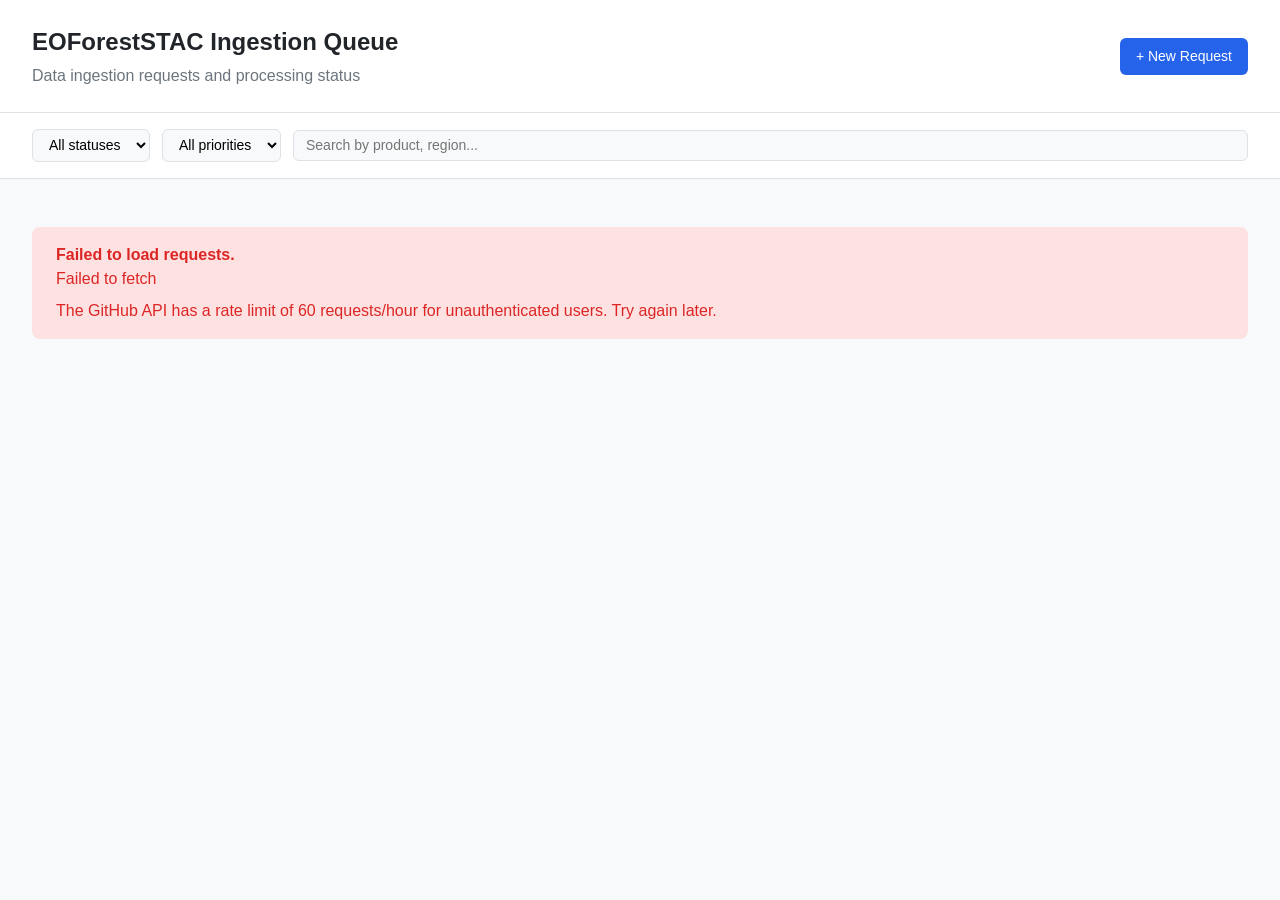
<file: doc/dashboard/index.html>
<!DOCTYPE html>
<html lang="en">
<head>
  <meta charset="UTF-8">
  <meta name="viewport" content="width=device-width, initial-scale=1.0">
  <title>EOForestSTAC - Ingestion Queue</title>
  <style>
    :root {
      --bg: #f8f9fa;
      --card-bg: #ffffff;
      --border: #dee2e6;
      --text: #212529;
      --text-muted: #6c757d;
      --primary: #2563eb;
      --primary-light: #dbeafe;
      --green: #16a34a;
      --green-light: #dcfce7;
      --yellow: #ca8a04;
      --yellow-light: #fef9c3;
      --red: #dc2626;
      --red-light: #fee2e2;
      --purple: #7c3aed;
      --purple-light: #ede9fe;
      --gray: #6b7280;
      --gray-light: #f3f4f6;
    }

    * { box-sizing: border-box; margin: 0; padding: 0; }

    body {
      font-family: -apple-system, BlinkMacSystemFont, "Segoe UI", Roboto, sans-serif;
      background: var(--bg);
      color: var(--text);
      line-height: 1.5;
    }

    header {
      background: var(--card-bg);
      border-bottom: 1px solid var(--border);
      padding: 1.5rem 2rem;
    }

    header h1 {
      font-size: 1.5rem;
      font-weight: 700;
    }

    header p {
      color: var(--text-muted);
      margin-top: 0.25rem;
    }

    .toolbar {
      display: flex;
      gap: 0.75rem;
      flex-wrap: wrap;
      align-items: center;
      padding: 1rem 2rem;
      background: var(--card-bg);
      border-bottom: 1px solid var(--border);
    }

    .toolbar select,
    .toolbar input {
      padding: 0.4rem 0.75rem;
      border: 1px solid var(--border);
      border-radius: 6px;
      font-size: 0.875rem;
      background: var(--bg);
    }

    .toolbar input { flex: 1; min-width: 200px; }

    .stats {
      display: flex;
      gap: 1rem;
      padding: 1rem 2rem;
      flex-wrap: wrap;
    }

    .stat-card {
      background: var(--card-bg);
      border: 1px solid var(--border);
      border-radius: 8px;
      padding: 1rem 1.5rem;
      flex: 1;
      min-width: 140px;
      text-align: center;
    }

    .stat-card .number {
      font-size: 2rem;
      font-weight: 700;
    }

    .stat-card .label {
      font-size: 0.8rem;
      color: var(--text-muted);
      text-transform: uppercase;
      letter-spacing: 0.05em;
    }

    .container { padding: 0 2rem 2rem; }

    .request-list { display: flex; flex-direction: column; gap: 0.75rem; margin-top: 1rem; }

    .request-card {
      background: var(--card-bg);
      border: 1px solid var(--border);
      border-radius: 8px;
      padding: 1.25rem 1.5rem;
      transition: box-shadow 0.15s;
      cursor: pointer;
      text-decoration: none;
      color: inherit;
      display: block;
    }

    .request-card:hover { box-shadow: 0 2px 8px rgba(0,0,0,0.08); }

    .request-header {
      display: flex;
      justify-content: space-between;
      align-items: flex-start;
      gap: 1rem;
    }

    .request-title {
      font-weight: 600;
      font-size: 1.05rem;
    }

    .request-meta {
      display: flex;
      gap: 0.5rem;
      flex-wrap: wrap;
      margin-top: 0.5rem;
    }

    .badge {
      display: inline-block;
      padding: 0.15rem 0.6rem;
      border-radius: 999px;
      font-size: 0.75rem;
      font-weight: 600;
    }

    .badge-queued     { background: var(--yellow-light); color: var(--yellow); }
    .badge-processing { background: var(--primary-light); color: var(--primary); }
    .badge-done       { background: var(--green-light); color: var(--green); }
    .badge-blocked    { background: var(--red-light); color: var(--red); }
    .badge-default    { background: var(--gray-light); color: var(--gray); }

    .badge-priority-high   { background: var(--red-light); color: var(--red); }
    .badge-priority-medium { background: var(--yellow-light); color: var(--yellow); }
    .badge-priority-low    { background: var(--gray-light); color: var(--gray); }

    .badge-type { background: var(--purple-light); color: var(--purple); }

    .request-details {
      margin-top: 0.75rem;
      display: grid;
      grid-template-columns: repeat(auto-fit, minmax(180px, 1fr));
      gap: 0.5rem;
      font-size: 0.875rem;
    }

    .detail-item { color: var(--text-muted); }
    .detail-item strong { color: var(--text); font-weight: 500; }

    .request-footer {
      margin-top: 0.75rem;
      display: flex;
      justify-content: space-between;
      align-items: center;
      font-size: 0.8rem;
      color: var(--text-muted);
    }

    .assignee {
      display: flex;
      align-items: center;
      gap: 0.35rem;
    }

    .assignee img {
      width: 20px;
      height: 20px;
      border-radius: 50%;
    }

    .comments-count { display: flex; align-items: center; gap: 0.25rem; }

    .empty-state {
      text-align: center;
      padding: 4rem 2rem;
      color: var(--text-muted);
    }

    .loading {
      text-align: center;
      padding: 4rem 2rem;
      color: var(--text-muted);
    }

    .spinner {
      display: inline-block;
      width: 24px;
      height: 24px;
      border: 3px solid var(--border);
      border-top-color: var(--primary);
      border-radius: 50%;
      animation: spin 0.8s linear infinite;
      margin-bottom: 0.5rem;
    }

    @keyframes spin { to { transform: rotate(360deg); } }

    .new-request-btn {
      display: inline-flex;
      align-items: center;
      gap: 0.4rem;
      padding: 0.5rem 1rem;
      background: var(--primary);
      color: white;
      border: none;
      border-radius: 6px;
      font-size: 0.875rem;
      font-weight: 500;
      text-decoration: none;
      cursor: pointer;
      margin-left: auto;
    }

    .new-request-btn:hover { opacity: 0.9; }

    .error {
      background: var(--red-light);
      color: var(--red);
      padding: 1rem 1.5rem;
      border-radius: 8px;
      margin-top: 1rem;
    }

    @media (max-width: 640px) {
      header, .toolbar, .stats, .container { padding-left: 1rem; padding-right: 1rem; }
      .request-header { flex-direction: column; }
    }
  </style>
</head>
<body>

<header>
  <div style="display:flex; justify-content:space-between; align-items:center; flex-wrap:wrap; gap:1rem;">
    <div>
      <h1>EOForestSTAC Ingestion Queue</h1>
      <p>Data ingestion requests and processing status</p>
    </div>
    <a class="new-request-btn"
       href="https://github.com/simonbesnard1/eoforeststac/issues/new?template=data-ingestion-request.yml"
       target="_blank" rel="noopener">
      + New Request
    </a>
  </div>
</header>

<div class="toolbar">
  <select id="filter-status">
    <option value="all">All statuses</option>
    <option value="queued">Queued</option>
    <option value="processing">Processing</option>
    <option value="done">Done</option>
    <option value="blocked">Blocked</option>
  </select>
  <select id="filter-priority">
    <option value="all">All priorities</option>
    <option value="high">High</option>
    <option value="medium">Medium</option>
    <option value="low">Low</option>
  </select>
  <input type="text" id="search" placeholder="Search by product, region...">
</div>

<div class="stats" id="stats"></div>

<div class="container">
  <div id="content">
    <div class="loading">
      <div class="spinner"></div>
      <p>Loading requests from GitHub...</p>
    </div>
  </div>
</div>

<script>
const REPO = "simonbesnard1/eoforeststac";
const LABEL = "ingestion-request";

const STATUS_LABELS = {
  "status: queued": "queued",
  "status: processing": "processing",
  "status: done": "done",
  "status: blocked": "blocked",
};

const PRIORITY_LABELS = {
  "priority: high": "high",
  "priority: medium": "medium",
  "priority: low": "low",
};

let allRequests = [];

async function fetchIssues() {
  const url = `https://api.github.com/repos/${REPO}/issues?labels=${LABEL}&state=all&per_page=100&sort=created&direction=desc`;
  const resp = await fetch(url);
  if (!resp.ok) throw new Error(`GitHub API error: ${resp.status}`);
  return resp.json();
}

function parseIssue(issue) {
  const labels = issue.labels.map(l => l.name.toLowerCase());

  let status = "queued";
  for (const [label, s] of Object.entries(STATUS_LABELS)) {
    if (labels.includes(label)) { status = s; break; }
  }
  if (issue.state === "closed" && status !== "done") status = "done";

  let priority = "medium";
  for (const [label, p] of Object.entries(PRIORITY_LABELS)) {
    if (labels.includes(label)) { priority = p; break; }
  }

  const fields = parseBody(issue.body || "");

  return {
    id: issue.number,
    title: issue.title,
    url: issue.html_url,
    status,
    priority,
    labels,
    product: fields["Product / Dataset Name"] || "",
    productType: fields["Product Type / Theme"] || "",
    region: fields["Geographic Region"] || "",
    bbox: fields["Bounding Box"] || "",
    crs: fields["Coordinate Reference System"] || "",
    resolution: fields["Resolutions and Variables per Resolution"] || "",
    temporal: fields["Temporal Coverage"] || "",
    format: fields["Input Data Format"] || "",
    license: fields["License"] || "",
    provider: fields["Data Provider"] || "",
    citation: fields["Citation / DOI"] || "",
    assignees: issue.assignees || [],
    comments: issue.comments,
    created: issue.created_at,
    updated: issue.updated_at,
  };
}

function parseBody(body) {
  const fields = {};
  const lines = body.split("\n");
  let currentLabel = null;
  let currentValue = [];

  for (const line of lines) {
    if (line.startsWith("### ")) {
      if (currentLabel) {
        fields[currentLabel] = currentValue.join("\n").trim();
      }
      currentLabel = line.replace("### ", "").trim();
      currentValue = [];
    } else if (currentLabel) {
      if (line.trim() !== "_No response_") {
        currentValue.push(line);
      }
    }
  }
  if (currentLabel) {
    fields[currentLabel] = currentValue.join("\n").trim();
  }
  return fields;
}

function renderStats(requests) {
  const counts = { total: requests.length, queued: 0, processing: 0, done: 0, blocked: 0 };
  requests.forEach(r => { if (counts[r.status] !== undefined) counts[r.status]++; });

  document.getElementById("stats").innerHTML = `
    <div class="stat-card"><div class="number">${counts.total}</div><div class="label">Total</div></div>
    <div class="stat-card"><div class="number" style="color:var(--yellow)">${counts.queued}</div><div class="label">Queued</div></div>
    <div class="stat-card"><div class="number" style="color:var(--primary)">${counts.processing}</div><div class="label">Processing</div></div>
    <div class="stat-card"><div class="number" style="color:var(--green)">${counts.done}</div><div class="label">Done</div></div>
    <div class="stat-card"><div class="number" style="color:var(--red)">${counts.blocked}</div><div class="label">Blocked</div></div>
  `;
}

function renderRequests(requests) {
  const container = document.getElementById("content");

  if (requests.length === 0) {
    container.innerHTML = `<div class="empty-state"><p>No requests found.</p></div>`;
    return;
  }

  container.innerHTML = `<div class="request-list">${requests.map(renderCard).join("")}</div>`;
}

function renderCard(r) {
  const date = new Date(r.created).toLocaleDateString("en-GB", { day: "numeric", month: "short", year: "numeric" });
  const updated = new Date(r.updated).toLocaleDateString("en-GB", { day: "numeric", month: "short", year: "numeric" });

  const assigneeHtml = r.assignees.length
    ? r.assignees.map(a => `<span class="assignee"><img src="${a.avatar_url}" alt="${a.login}"> ${a.login}</span>`).join(" ")
    : `<span class="assignee">Unassigned</span>`;

  return `
    <a class="request-card" href="${r.url}" target="_blank" rel="noopener">
      <div class="request-header">
        <span class="request-title">#${r.id} ${escapeHtml(r.title)}</span>
        <div style="display:flex; gap:0.4rem; flex-shrink:0;">
          <span class="badge badge-${r.status}">${r.status}</span>
          <span class="badge badge-priority-${r.priority}">${r.priority}</span>
        </div>
      </div>
      <div class="request-meta">
        ${r.productType ? `<span class="badge badge-type">${escapeHtml(r.productType)}</span>` : ""}
        ${r.region ? `<span class="badge badge-default">${escapeHtml(r.region)}</span>` : ""}
        ${r.format ? `<span class="badge badge-default">${escapeHtml(r.format)}</span>` : ""}
      </div>
      <div class="request-details">
        ${r.product ? `<div class="detail-item"><strong>Product:</strong> ${escapeHtml(r.product)}</div>` : ""}
        ${r.temporal ? `<div class="detail-item"><strong>Temporal:</strong> ${escapeHtml(r.temporal)}</div>` : ""}
        ${r.bbox ? `<div class="detail-item"><strong>BBox:</strong> ${escapeHtml(r.bbox)}</div>` : ""}
        ${r.crs ? `<div class="detail-item"><strong>CRS:</strong> ${escapeHtml(r.crs)}</div>` : ""}
        ${r.license ? `<div class="detail-item"><strong>License:</strong> ${escapeHtml(r.license)}</div>` : ""}
        ${r.provider ? `<div class="detail-item"><strong>Provider:</strong> ${escapeHtml(r.provider)}</div>` : ""}
      </div>
      <div class="request-footer">
        <div>${assigneeHtml}</div>
        <div style="display:flex; gap:1rem; align-items:center;">
          <span class="comments-count">${r.comments} comment${r.comments !== 1 ? "s" : ""}</span>
          <span>Created ${date}</span>
          <span>Updated ${updated}</span>
        </div>
      </div>
    </a>
  `;
}

function escapeHtml(str) {
  const el = document.createElement("span");
  el.textContent = str;
  return el.innerHTML;
}

function applyFilters() {
  const status = document.getElementById("filter-status").value;
  const priority = document.getElementById("filter-priority").value;
  const search = document.getElementById("search").value.toLowerCase();

  const filtered = allRequests.filter(r => {
    if (status !== "all" && r.status !== status) return false;
    if (priority !== "all" && r.priority !== priority) return false;
    if (search) {
      const hay = `${r.title} ${r.product} ${r.region} ${r.productType} ${r.resolution} ${r.provider} ${r.crs}`.toLowerCase();
      if (!hay.includes(search)) return false;
    }
    return true;
  });

  renderRequests(filtered);
}

async function init() {
  try {
    const issues = await fetchIssues();
    allRequests = issues.filter(i => !i.pull_request).map(parseIssue);
    renderStats(allRequests);
    renderRequests(allRequests);

    document.getElementById("filter-status").addEventListener("change", applyFilters);
    document.getElementById("filter-priority").addEventListener("change", applyFilters);
    document.getElementById("search").addEventListener("input", applyFilters);
  } catch (err) {
    document.getElementById("content").innerHTML = `
      <div class="error">
        <strong>Failed to load requests.</strong>
        <p>${escapeHtml(err.message)}</p>
        <p style="margin-top:0.5rem;">The GitHub API has a rate limit of 60 requests/hour for unauthenticated users. Try again later.</p>
      </div>
    `;
  }
}

init();
</script>
</body>
</html>
</file>
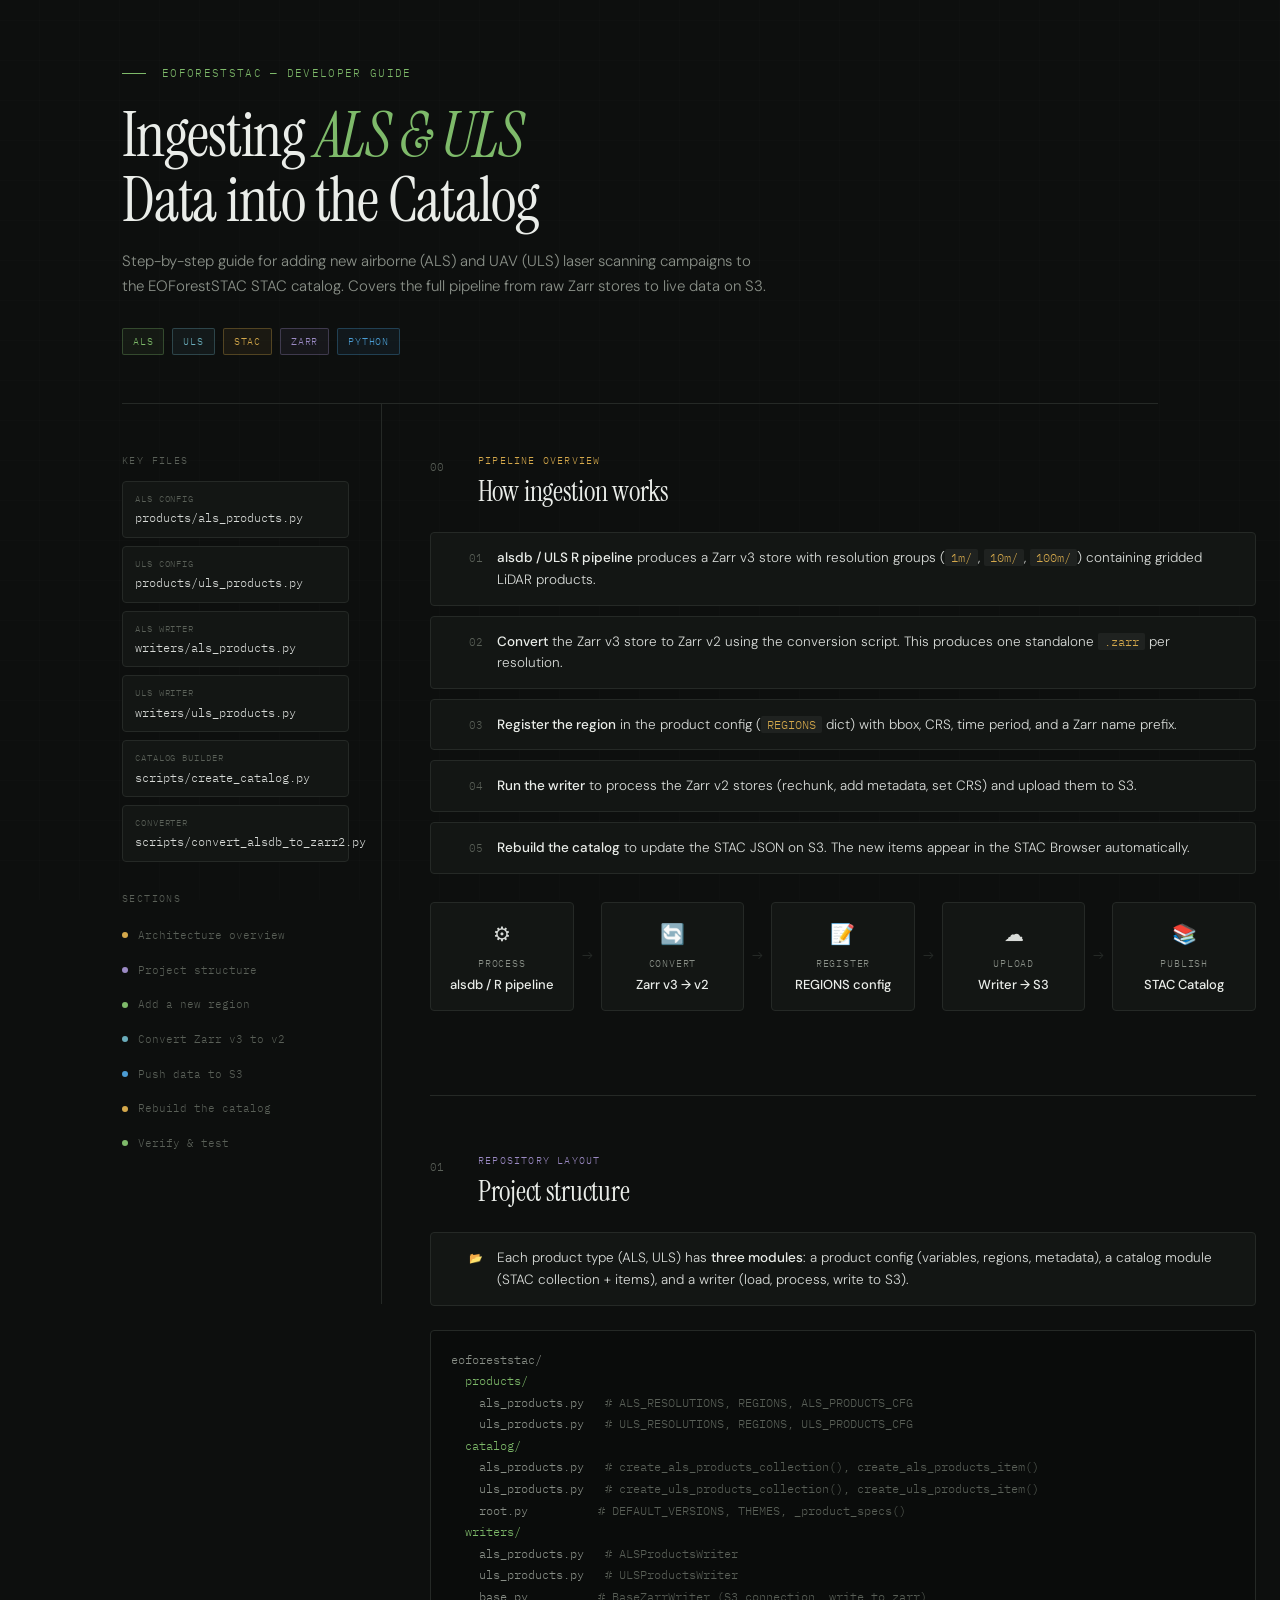
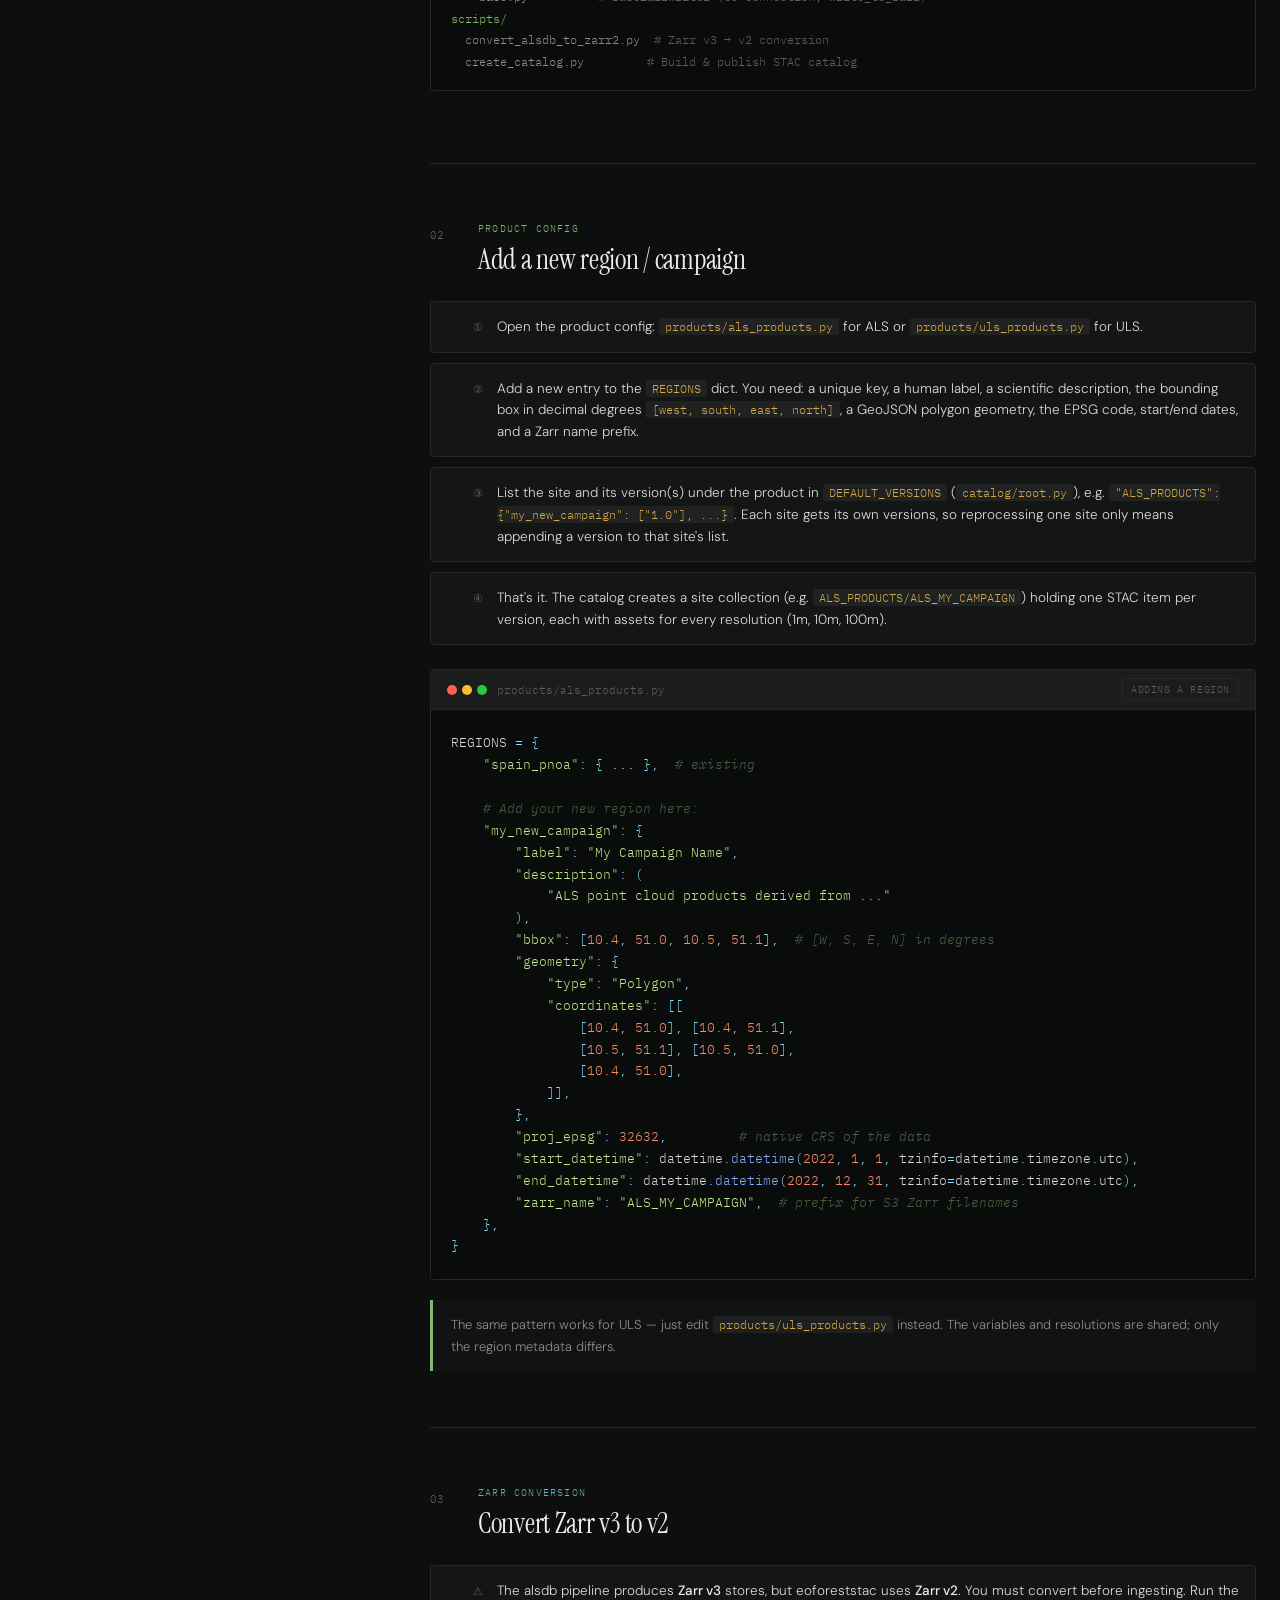
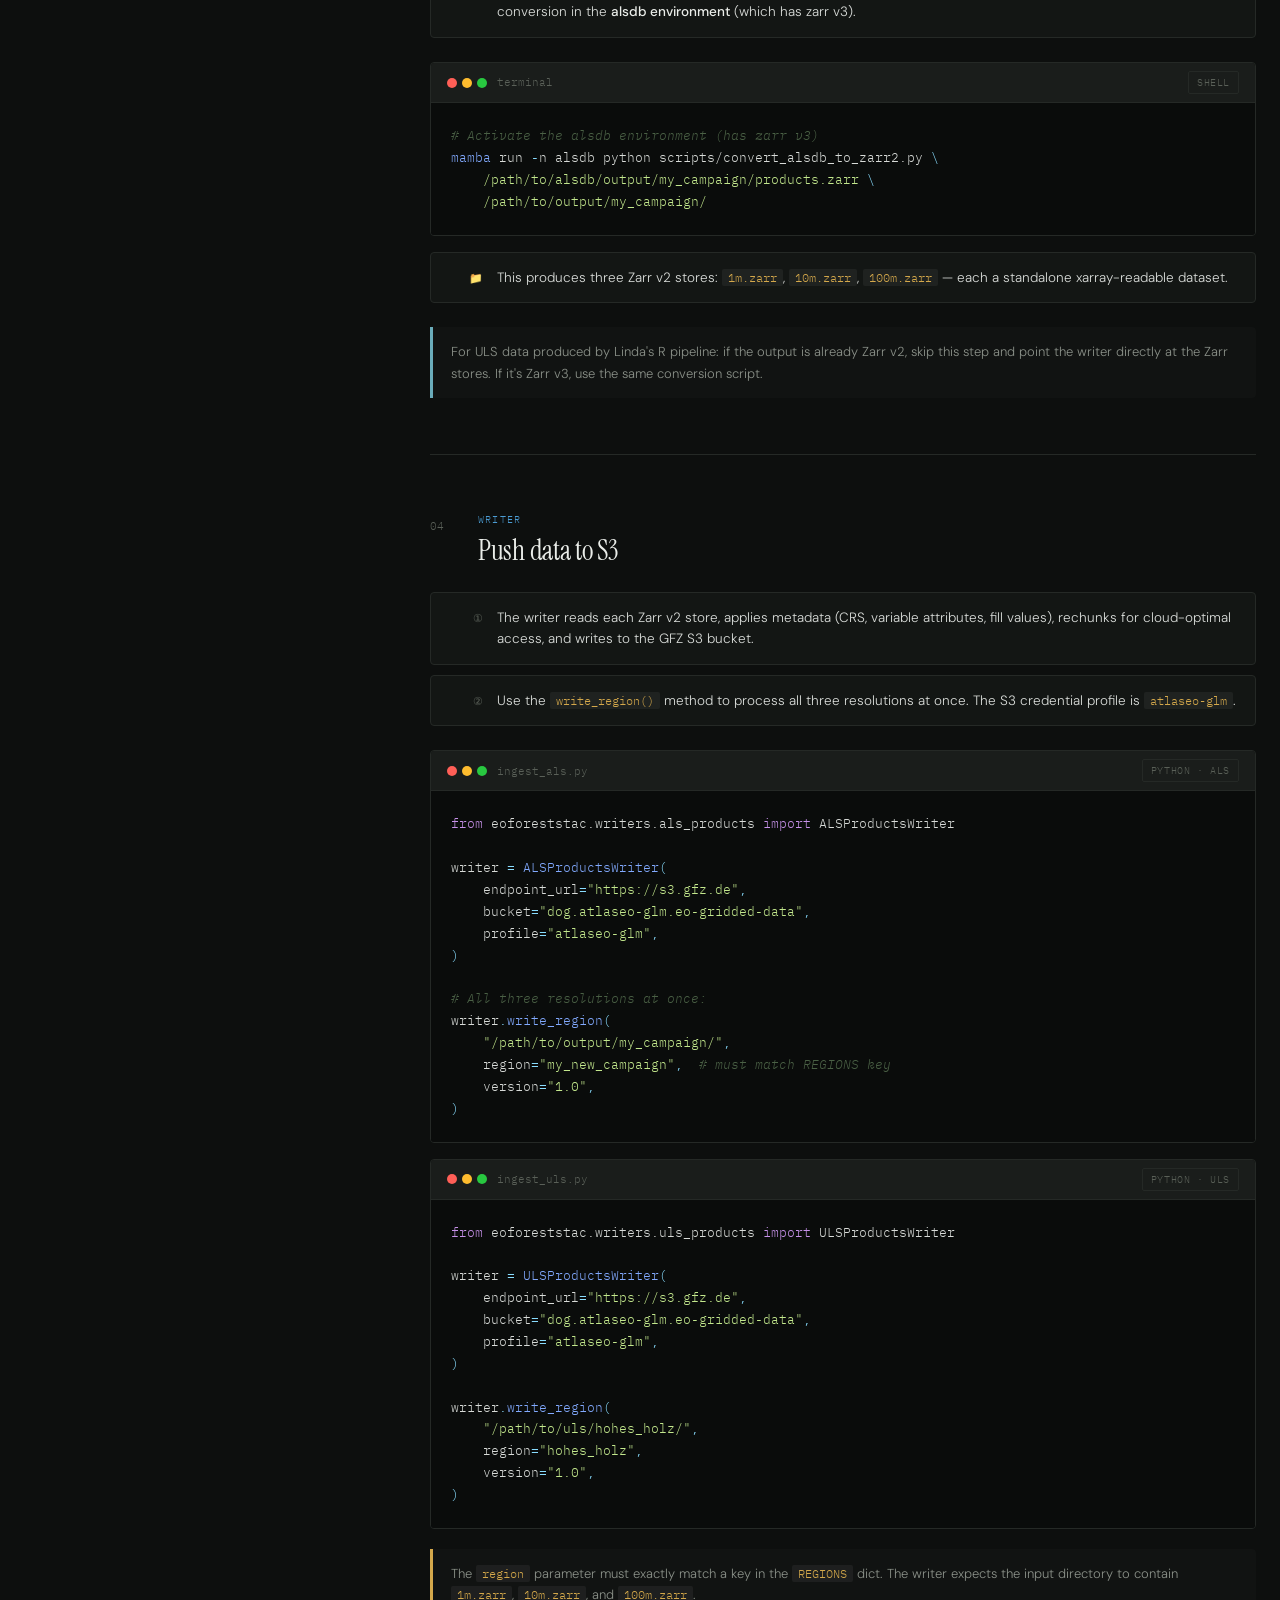
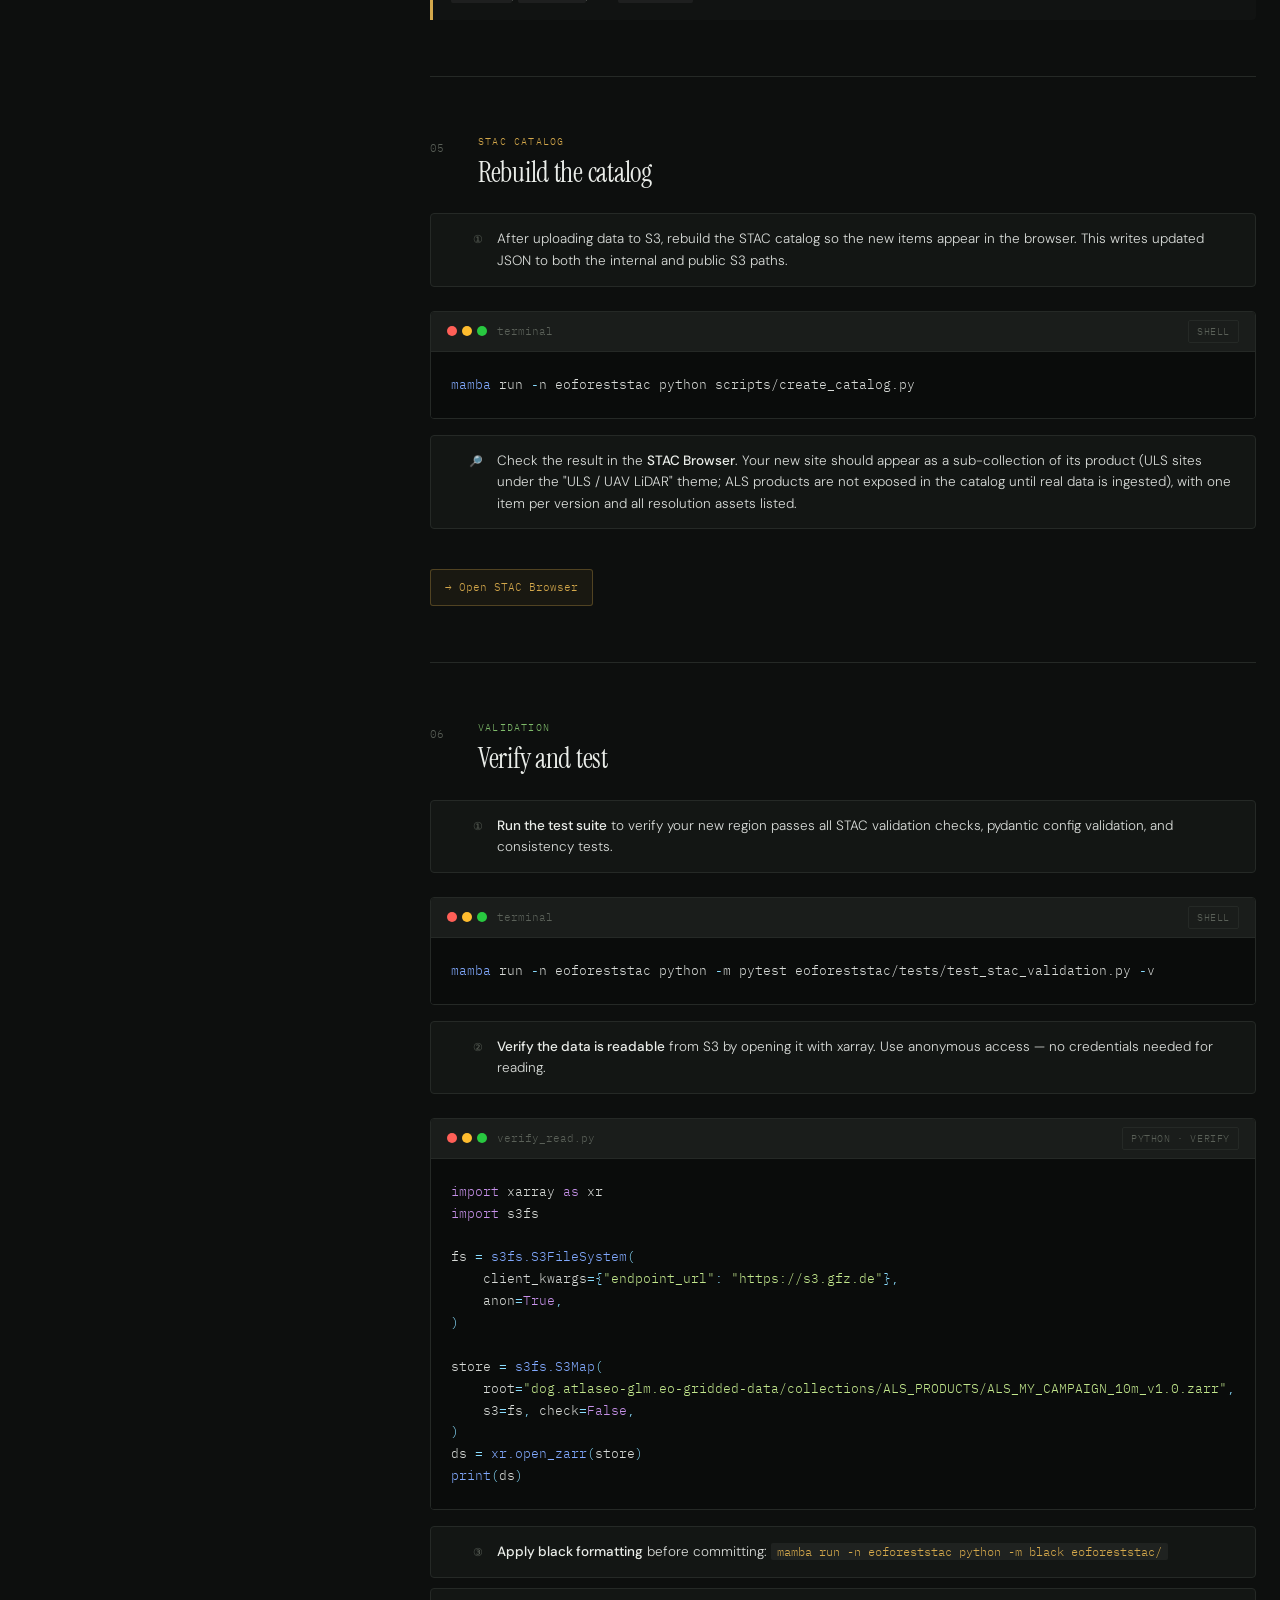
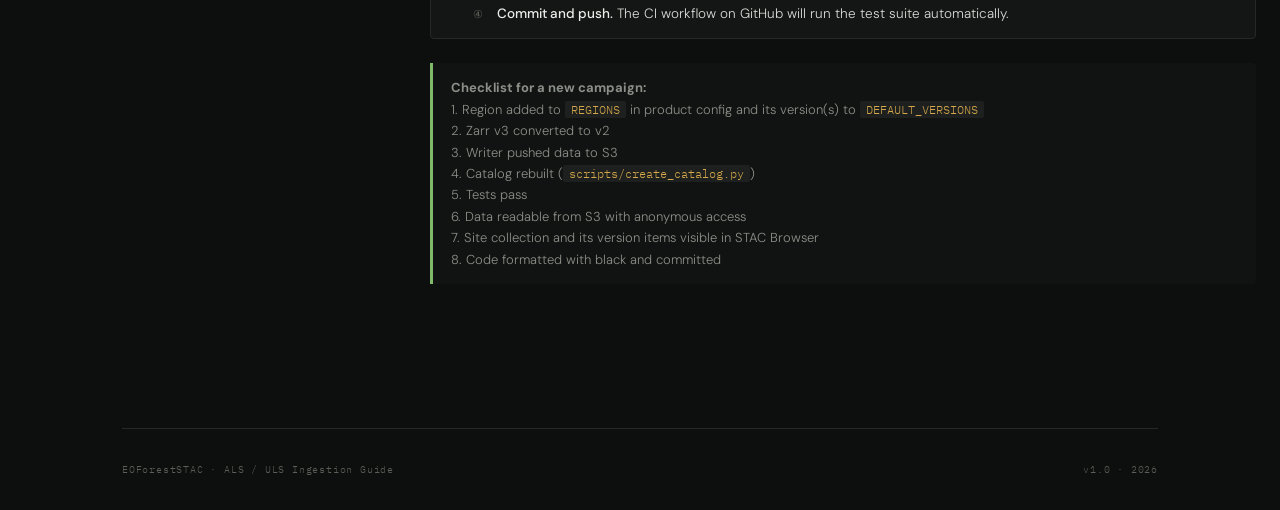
<file: doc/als_uls_ingestion_guide.html>
<!DOCTYPE html>
<html lang="en">
<head>
<meta charset="UTF-8">
<meta name="viewport" content="width=device-width, initial-scale=1.0">
<title>ALS / ULS Data Ingestion Guide — EOForestSTAC</title>
<link href="https://fonts.googleapis.com/css2?family=IBM+Plex+Mono:wght@300;400;500&family=Instrument+Serif:ital@0;1&family=DM+Sans:wght@300;400;500&display=swap" rel="stylesheet">
<style>
  :root {
    --bg: #0d0f0e;
    --bg2: #131614;
    --bg3: #1a1d1b;
    --border: #252926;
    --text: #d8dbd8;
    --text-dim: #5a6058;
    --text-mid: #8a9088;
    --accent-green: #7eba6a;
    --accent-amber: #d4a84b;
    --accent-blue: #6aacba;
    --accent-purple: #9b8ac4;
    --accent-python: #4b9cd3;
    --syn-keyword: #c792ea;
    --syn-string: #c3e88d;
    --syn-comment: #4a6045;
    --syn-function: #82aaff;
    --syn-number: #f78c6c;
    --syn-operator: #89ddff;
    --syn-var: #d8dbd8;
  }
  * { margin: 0; padding: 0; box-sizing: border-box; }
  body {
    background: var(--bg);
    color: var(--text);
    font-family: 'DM Sans', sans-serif;
    font-weight: 300;
    line-height: 1.7;
    min-height: 100vh;
  }
  body::before {
    content: '';
    position: fixed;
    inset: 0;
    background-image:
      repeating-linear-gradient(0deg, transparent, transparent 39px, rgba(255,255,255,0.012) 39px, rgba(255,255,255,0.012) 40px),
      repeating-linear-gradient(90deg, transparent, transparent 39px, rgba(255,255,255,0.012) 39px, rgba(255,255,255,0.012) 40px);
    pointer-events: none;
    z-index: 0;
  }
  .wrapper {
    position: relative;
    z-index: 1;
    max-width: 1100px;
    margin: 0 auto;
    padding: 0 32px;
  }
  header {
    padding: 64px 0 48px;
    border-bottom: 1px solid var(--border);
  }
  .header-meta {
    font-family: 'IBM Plex Mono', monospace;
    font-size: 11px;
    letter-spacing: 0.12em;
    color: var(--accent-green);
    text-transform: uppercase;
    margin-bottom: 20px;
    display: flex;
    align-items: center;
    gap: 16px;
  }
  .header-meta::before {
    content: '';
    display: inline-block;
    width: 24px;
    height: 1px;
    background: var(--accent-green);
  }
  h1 {
    font-family: 'Instrument Serif', serif;
    font-size: clamp(38px, 5vw, 62px);
    font-weight: 400;
    line-height: 1.05;
    letter-spacing: -0.02em;
    color: #eaede9;
    margin-bottom: 16px;
  }
  h1 em { font-style: italic; color: var(--accent-green); }
  .header-sub {
    font-size: 15px;
    color: var(--text-mid);
    max-width: 650px;
    margin-top: 12px;
    line-height: 1.7;
  }
  .header-sub code {
    font-family: 'IBM Plex Mono', monospace;
    font-size: 12px;
    background: rgba(255,255,255,0.05);
    padding: 1px 7px;
    border-radius: 2px;
    color: var(--accent-amber);
  }
  .header-badges {
    display: flex;
    flex-wrap: wrap;
    gap: 8px;
    margin-top: 28px;
  }
  .badge {
    font-family: 'IBM Plex Mono', monospace;
    font-size: 10px;
    letter-spacing: 0.08em;
    padding: 4px 10px;
    border-radius: 2px;
    border: 1px solid;
    text-transform: uppercase;
  }
  .badge-als    { color: var(--accent-green);  border-color: rgba(126,186,106,0.3); background: rgba(126,186,106,0.07); }
  .badge-uls    { color: var(--accent-blue);   border-color: rgba(106,172,186,0.3); background: rgba(106,172,186,0.07); }
  .badge-stac   { color: var(--accent-amber);  border-color: rgba(212,168,75,0.3);  background: rgba(212,168,75,0.07); }
  .badge-python { color: var(--accent-python); border-color: rgba(75,156,211,0.3);  background: rgba(75,156,211,0.07); }
  .badge-zarr   { color: var(--accent-purple); border-color: rgba(155,138,196,0.3); background: rgba(155,138,196,0.07); }

  .content {
    display: grid;
    grid-template-columns: 260px 1fr;
    gap: 0;
    align-items: start;
  }
  .sidebar {
    position: sticky;
    top: 0;
    padding: 48px 32px 48px 0;
    border-right: 1px solid var(--border);
    min-height: 100vh;
  }
  .sidebar-title {
    font-family: 'IBM Plex Mono', monospace;
    font-size: 10px;
    letter-spacing: 0.14em;
    text-transform: uppercase;
    color: var(--text-dim);
    margin-bottom: 12px;
  }
  .nav-links {
    display: flex;
    flex-direction: column;
    gap: 2px;
    margin-bottom: 28px;
  }
  .nav-link {
    font-family: 'IBM Plex Mono', monospace;
    font-size: 11px;
    color: var(--text-dim);
    text-decoration: none;
    padding: 7px 0;
    display: flex;
    align-items: center;
    gap: 10px;
    transition: color 0.15s;
  }
  .nav-link:hover { color: var(--text); }
  .nav-dot {
    width: 6px; height: 6px;
    border-radius: 50%;
    flex-shrink: 0;
  }
  .info-block {
    display: flex;
    flex-direction: column;
    gap: 8px;
    margin-bottom: 28px;
  }
  .info-row {
    padding: 9px 12px;
    background: var(--bg2);
    border: 1px solid var(--border);
    border-radius: 4px;
  }
  .info-label {
    font-family: 'IBM Plex Mono', monospace;
    font-size: 9px;
    letter-spacing: 0.1em;
    text-transform: uppercase;
    color: var(--text-dim);
    margin-bottom: 2px;
  }
  .info-val {
    font-family: 'IBM Plex Mono', monospace;
    font-size: 11.5px;
    color: var(--text);
  }

  .main { padding: 48px 0 48px 48px; }

  .section {
    margin-bottom: 56px;
    padding-bottom: 56px;
    border-bottom: 1px solid var(--border);
    opacity: 0;
    transform: translateY(16px);
    animation: fadeUp 0.5s forwards;
  }
  .section:nth-child(1) { animation-delay: 0.05s; }
  .section:nth-child(2) { animation-delay: 0.12s; }
  .section:nth-child(3) { animation-delay: 0.19s; }
  .section:nth-child(4) { animation-delay: 0.26s; }
  .section:nth-child(5) { animation-delay: 0.33s; }
  .section:nth-child(6) { animation-delay: 0.40s; }
  .section:nth-child(7) { animation-delay: 0.47s; }
  @keyframes fadeUp { to { opacity: 1; transform: translateY(0); } }
  .section:last-child { border-bottom: none; margin-bottom: 0; padding-bottom: 96px; }

  .section-header {
    display: flex;
    align-items: flex-start;
    gap: 20px;
    margin-bottom: 24px;
  }
  .section-num {
    font-family: 'IBM Plex Mono', monospace;
    font-size: 11px;
    color: var(--text-dim);
    padding-top: 6px;
    min-width: 28px;
  }
  .section-subtitle {
    font-family: 'IBM Plex Mono', monospace;
    font-size: 10px;
    letter-spacing: 0.12em;
    text-transform: uppercase;
    margin-bottom: 6px;
  }
  .section-title {
    font-family: 'Instrument Serif', serif;
    font-size: 28px;
    font-weight: 400;
    line-height: 1.2;
    color: #eaede9;
    letter-spacing: -0.01em;
  }
  .color-green  { color: var(--accent-green); }
  .color-amber  { color: var(--accent-amber); }
  .color-blue   { color: var(--accent-blue); }
  .color-purple { color: var(--accent-purple); }
  .color-python { color: var(--accent-python); }

  .steps {
    display: flex;
    flex-direction: column;
    gap: 10px;
    margin-bottom: 24px;
  }
  .step {
    display: grid;
    grid-template-columns: 36px 1fr;
    gap: 14px;
    padding: 14px 16px;
    background: var(--bg2);
    border: 1px solid var(--border);
    border-radius: 4px;
    transition: border-color 0.2s;
  }
  .step:hover { border-color: #2e3330; }
  .step-num {
    font-family: 'IBM Plex Mono', monospace;
    font-size: 11px;
    color: var(--text-dim);
    padding-top: 2px;
    text-align: right;
  }
  .step-body { font-size: 13.5px; line-height: 1.6; }
  .step-body strong { color: #eaede9; font-weight: 500; }
  .step-body code {
    font-family: 'IBM Plex Mono', monospace;
    font-size: 11.5px;
    background: rgba(255,255,255,0.05);
    padding: 1px 6px;
    border-radius: 2px;
    color: var(--accent-amber);
  }

  .flow {
    display: flex;
    align-items: center;
    gap: 0;
    margin: 28px 0;
    flex-wrap: wrap;
    row-gap: 12px;
  }
  .flow-node {
    flex: 1;
    min-width: 110px;
    padding: 14px 16px;
    background: var(--bg2);
    border: 1px solid var(--border);
    border-radius: 4px;
    text-align: center;
  }
  .flow-node-icon { font-size: 20px; margin-bottom: 4px; }
  .flow-node-label {
    font-family: 'IBM Plex Mono', monospace;
    font-size: 10px;
    letter-spacing: 0.08em;
    text-transform: uppercase;
    color: var(--text-mid);
    margin-bottom: 2px;
  }
  .flow-node-name { font-size: 13px; color: #eaede9; font-weight: 500; }
  .flow-arrow {
    font-family: 'IBM Plex Mono', monospace;
    font-size: 18px;
    color: var(--border);
    padding: 0 8px;
    flex-shrink: 0;
  }

  .code-wrap {
    border: 1px solid var(--border);
    border-radius: 4px;
    overflow: hidden;
    margin-bottom: 16px;
  }
  .code-bar {
    display: flex;
    align-items: center;
    justify-content: space-between;
    padding: 8px 16px;
    background: var(--bg3);
    border-bottom: 1px solid var(--border);
  }
  .code-bar-left { display: flex; align-items: center; gap: 10px; }
  .code-dots { display: flex; gap: 5px; }
  .code-dot { width: 10px; height: 10px; border-radius: 50%; }
  .cd-red    { background: #ff5f57; }
  .cd-yellow { background: #febc2e; }
  .cd-green  { background: #28c840; }
  .code-filename {
    font-family: 'IBM Plex Mono', monospace;
    font-size: 11px;
    color: var(--text-dim);
  }
  .code-lang-tag {
    font-family: 'IBM Plex Mono', monospace;
    font-size: 10px;
    letter-spacing: 0.06em;
    text-transform: uppercase;
    color: var(--text-dim);
    border: 1px solid var(--border);
    padding: 2px 8px;
    border-radius: 2px;
  }
  pre {
    margin: 0;
    padding: 22px 20px;
    background: #0a0c0b;
    overflow-x: auto;
    font-family: 'IBM Plex Mono', monospace;
    font-size: 12.5px;
    line-height: 1.75;
    tab-size: 2;
  }
  .kw  { color: var(--syn-keyword); }
  .fn  { color: var(--syn-function); }
  .str { color: var(--syn-string); }
  .cm  { color: var(--syn-comment); font-style: italic; }
  .num { color: var(--syn-number); }
  .op  { color: var(--syn-operator); }
  .var { color: var(--syn-var); }

  .callout {
    margin-top: 20px;
    padding: 14px 18px;
    border-left: 3px solid;
    background: rgba(255,255,255,0.02);
    border-radius: 0 4px 4px 0;
    font-size: 13px;
    color: var(--text-mid);
    line-height: 1.65;
  }
  .callout code {
    font-family: 'IBM Plex Mono', monospace;
    font-size: 11.5px;
    background: rgba(255,255,255,0.05);
    padding: 1px 6px;
    border-radius: 2px;
    color: var(--accent-amber);
  }
  .callout-green  { border-color: var(--accent-green); }
  .callout-amber  { border-color: var(--accent-amber); }
  .callout-blue   { border-color: var(--accent-blue); }
  .callout-purple { border-color: var(--accent-purple); }

  .file-tree {
    font-family: 'IBM Plex Mono', monospace;
    font-size: 12px;
    line-height: 1.8;
    padding: 18px 20px;
    background: #0a0c0b;
    border: 1px solid var(--border);
    border-radius: 4px;
    margin-bottom: 16px;
    color: var(--text-mid);
  }
  .file-tree .highlight { color: var(--accent-green); }
  .file-tree .dim { color: var(--text-dim); }

  .link-btn {
    display: inline-flex;
    align-items: center;
    gap: 8px;
    font-family: 'IBM Plex Mono', monospace;
    font-size: 11px;
    color: var(--accent-amber);
    border: 1px solid rgba(212,168,75,0.3);
    background: rgba(212,168,75,0.06);
    padding: 8px 14px;
    border-radius: 3px;
    text-decoration: none;
    transition: background 0.15s, border-color 0.15s;
    margin-top: 16px;
    width: fit-content;
  }
  .link-btn:hover {
    background: rgba(212,168,75,0.12);
    border-color: rgba(212,168,75,0.5);
  }

  footer {
    border-top: 1px solid var(--border);
    padding: 32px 0;
    display: flex;
    justify-content: space-between;
    align-items: center;
  }
  .footer-text {
    font-family: 'IBM Plex Mono', monospace;
    font-size: 10px;
    color: var(--text-dim);
    letter-spacing: 0.08em;
  }
  ::-webkit-scrollbar { width: 6px; height: 6px; }
  ::-webkit-scrollbar-track { background: var(--bg); }
  ::-webkit-scrollbar-thumb { background: var(--border); border-radius: 3px; }

  @media (max-width: 768px) {
    .content { grid-template-columns: 1fr; }
    .sidebar { position: static; border-right: none; border-bottom: 1px solid var(--border); min-height: auto; padding: 32px 0; }
    .main { padding: 32px 0; }
    .wrapper { padding: 0 20px; }
    .flow { flex-direction: column; }
    .flow-arrow { transform: rotate(90deg); padding: 4px 0; }
  }
</style>
</head>
<body>
<div class="wrapper">

  <header>
    <div class="header-meta">EOForestSTAC — Developer Guide</div>
    <h1>Ingesting <em>ALS &amp; ULS</em><br>Data into the Catalog</h1>
    <p class="header-sub">
      Step-by-step guide for adding new airborne (ALS) and UAV (ULS) laser scanning
      campaigns to the EOForestSTAC STAC catalog. Covers the full pipeline from
      raw Zarr stores to live data on S3.
    </p>
    <div class="header-badges">
      <span class="badge badge-als">ALS</span>
      <span class="badge badge-uls">ULS</span>
      <span class="badge badge-stac">STAC</span>
      <span class="badge badge-zarr">Zarr</span>
      <span class="badge badge-python">Python</span>
    </div>
  </header>

  <div class="content">

    <aside class="sidebar">

      <div class="sidebar-title">Key files</div>
      <div class="info-block">
        <div class="info-row">
          <div class="info-label">ALS Config</div>
          <div class="info-val">products/als_products.py</div>
        </div>
        <div class="info-row">
          <div class="info-label">ULS Config</div>
          <div class="info-val">products/uls_products.py</div>
        </div>
        <div class="info-row">
          <div class="info-label">ALS Writer</div>
          <div class="info-val">writers/als_products.py</div>
        </div>
        <div class="info-row">
          <div class="info-label">ULS Writer</div>
          <div class="info-val">writers/uls_products.py</div>
        </div>
        <div class="info-row">
          <div class="info-label">Catalog Builder</div>
          <div class="info-val">scripts/create_catalog.py</div>
        </div>
        <div class="info-row">
          <div class="info-label">Converter</div>
          <div class="info-val">scripts/convert_alsdb_to_zarr2.py</div>
        </div>
      </div>

      <div class="sidebar-title">Sections</div>
      <nav class="nav-links">
        <a href="#overview"  class="nav-link"><span class="nav-dot" style="background:var(--accent-amber)"></span>Architecture overview</a>
        <a href="#structure"  class="nav-link"><span class="nav-dot" style="background:var(--accent-purple)"></span>Project structure</a>
        <a href="#add-region" class="nav-link"><span class="nav-dot" style="background:var(--accent-green)"></span>Add a new region</a>
        <a href="#convert"   class="nav-link"><span class="nav-dot" style="background:var(--accent-blue)"></span>Convert Zarr v3 to v2</a>
        <a href="#ingest"    class="nav-link"><span class="nav-dot" style="background:var(--accent-python)"></span>Push data to S3</a>
        <a href="#catalog"   class="nav-link"><span class="nav-dot" style="background:var(--accent-amber)"></span>Rebuild the catalog</a>
        <a href="#verify"    class="nav-link"><span class="nav-dot" style="background:var(--accent-green)"></span>Verify &amp; test</a>
      </nav>
    </aside>

    <main class="main">

      <!-- 00 OVERVIEW -->
      <section class="section" id="overview">
        <div class="section-header">
          <span class="section-num">00</span>
          <div>
            <div class="section-subtitle color-amber">Pipeline Overview</div>
            <div class="section-title">How ingestion works</div>
          </div>
        </div>

        <div class="steps">
          <div class="step">
            <span class="step-num">01</span>
            <div class="step-body">
              <strong>alsdb / ULS R pipeline</strong> produces a Zarr v3 store with resolution groups
              (<code>1m/</code>, <code>10m/</code>, <code>100m/</code>) containing gridded LiDAR products.
            </div>
          </div>
          <div class="step">
            <span class="step-num">02</span>
            <div class="step-body">
              <strong>Convert</strong> the Zarr v3 store to Zarr v2 using the conversion script.
              This produces one standalone <code>.zarr</code> per resolution.
            </div>
          </div>
          <div class="step">
            <span class="step-num">03</span>
            <div class="step-body">
              <strong>Register the region</strong> in the product config (<code>REGIONS</code> dict)
              with bbox, CRS, time period, and a Zarr name prefix.
            </div>
          </div>
          <div class="step">
            <span class="step-num">04</span>
            <div class="step-body">
              <strong>Run the writer</strong> to process the Zarr v2 stores (rechunk, add metadata,
              set CRS) and upload them to S3.
            </div>
          </div>
          <div class="step">
            <span class="step-num">05</span>
            <div class="step-body">
              <strong>Rebuild the catalog</strong> to update the STAC JSON on S3.
              The new items appear in the STAC Browser automatically.
            </div>
          </div>
        </div>

        <div class="flow">
          <div class="flow-node">
            <div class="flow-node-icon">&#9881;</div>
            <div class="flow-node-label">Process</div>
            <div class="flow-node-name">alsdb / R pipeline</div>
          </div>
          <div class="flow-arrow">&rarr;</div>
          <div class="flow-node">
            <div class="flow-node-icon">&#128260;</div>
            <div class="flow-node-label">Convert</div>
            <div class="flow-node-name">Zarr v3 &rarr; v2</div>
          </div>
          <div class="flow-arrow">&rarr;</div>
          <div class="flow-node">
            <div class="flow-node-icon">&#128221;</div>
            <div class="flow-node-label">Register</div>
            <div class="flow-node-name">REGIONS config</div>
          </div>
          <div class="flow-arrow">&rarr;</div>
          <div class="flow-node">
            <div class="flow-node-icon">&#9729;</div>
            <div class="flow-node-label">Upload</div>
            <div class="flow-node-name">Writer &rarr; S3</div>
          </div>
          <div class="flow-arrow">&rarr;</div>
          <div class="flow-node">
            <div class="flow-node-icon">&#128218;</div>
            <div class="flow-node-label">Publish</div>
            <div class="flow-node-name">STAC Catalog</div>
          </div>
        </div>
      </section>

      <!-- 01 STRUCTURE -->
      <section class="section" id="structure">
        <div class="section-header">
          <span class="section-num">01</span>
          <div>
            <div class="section-subtitle color-purple">Repository Layout</div>
            <div class="section-title">Project structure</div>
          </div>
        </div>

        <div class="steps">
          <div class="step">
            <span class="step-num">&#128194;</span>
            <div class="step-body">
              Each product type (ALS, ULS) has <strong>three modules</strong>: a product config
              (variables, regions, metadata), a catalog module (STAC collection + items),
              and a writer (load, process, write to S3).
            </div>
          </div>
        </div>

        <div class="file-tree">
eoforeststac/<br>
&nbsp;&nbsp;<span class="highlight">products/</span><br>
&nbsp;&nbsp;&nbsp;&nbsp;als_products.py &nbsp;&nbsp;<span class="dim"># ALS_RESOLUTIONS, REGIONS, ALS_PRODUCTS_CFG</span><br>
&nbsp;&nbsp;&nbsp;&nbsp;uls_products.py &nbsp;&nbsp;<span class="dim"># ULS_RESOLUTIONS, REGIONS, ULS_PRODUCTS_CFG</span><br>
&nbsp;&nbsp;<span class="highlight">catalog/</span><br>
&nbsp;&nbsp;&nbsp;&nbsp;als_products.py &nbsp;&nbsp;<span class="dim"># create_als_products_collection(), create_als_products_item()</span><br>
&nbsp;&nbsp;&nbsp;&nbsp;uls_products.py &nbsp;&nbsp;<span class="dim"># create_uls_products_collection(), create_uls_products_item()</span><br>
&nbsp;&nbsp;&nbsp;&nbsp;root.py &nbsp;&nbsp;&nbsp;&nbsp;&nbsp;&nbsp;&nbsp;&nbsp;&nbsp;<span class="dim"># DEFAULT_VERSIONS, THEMES, _product_specs()</span><br>
&nbsp;&nbsp;<span class="highlight">writers/</span><br>
&nbsp;&nbsp;&nbsp;&nbsp;als_products.py &nbsp;&nbsp;<span class="dim"># ALSProductsWriter</span><br>
&nbsp;&nbsp;&nbsp;&nbsp;uls_products.py &nbsp;&nbsp;<span class="dim"># ULSProductsWriter</span><br>
&nbsp;&nbsp;&nbsp;&nbsp;base.py &nbsp;&nbsp;&nbsp;&nbsp;&nbsp;&nbsp;&nbsp;&nbsp;&nbsp;<span class="dim"># BaseZarrWriter (S3 connection, write_to_zarr)</span><br>
<span class="highlight">scripts/</span><br>
&nbsp;&nbsp;convert_alsdb_to_zarr2.py &nbsp;<span class="dim"># Zarr v3 &rarr; v2 conversion</span><br>
&nbsp;&nbsp;create_catalog.py &nbsp;&nbsp;&nbsp;&nbsp;&nbsp;&nbsp;&nbsp;&nbsp;<span class="dim"># Build &amp; publish STAC catalog</span><br>
        </div>
      </section>

      <!-- 02 ADD REGION -->
      <section class="section" id="add-region">
        <div class="section-header">
          <span class="section-num">02</span>
          <div>
            <div class="section-subtitle color-green">Product Config</div>
            <div class="section-title">Add a new region / campaign</div>
          </div>
        </div>

        <div class="steps">
          <div class="step">
            <span class="step-num">&#9312;</span>
            <div class="step-body">
              Open the product config: <code>products/als_products.py</code> for ALS
              or <code>products/uls_products.py</code> for ULS.
            </div>
          </div>
          <div class="step">
            <span class="step-num">&#9313;</span>
            <div class="step-body">
              Add a new entry to the <code>REGIONS</code> dict. You need: a unique key,
              a human label, a scientific description, the bounding box in decimal degrees
              <code>[west, south, east, north]</code>, a GeoJSON polygon geometry,
              the EPSG code, start/end dates, and a Zarr name prefix.
            </div>
          </div>
          <div class="step">
            <span class="step-num">&#9314;</span>
            <div class="step-body">
              List the site and its version(s) under the product in
              <code>DEFAULT_VERSIONS</code> (<code>catalog/root.py</code>), e.g.
              <code>"ALS_PRODUCTS": {"my_new_campaign": ["1.0"], ...}</code>.
              Each site gets its own versions, so reprocessing one site only means
              appending a version to that site's list.
            </div>
          </div>
          <div class="step">
            <span class="step-num">&#9315;</span>
            <div class="step-body">
              That's it. The catalog creates a site collection (e.g.
              <code>ALS_PRODUCTS/ALS_MY_CAMPAIGN</code>) holding one STAC item per version,
              each with assets for every resolution (1m, 10m, 100m).
            </div>
          </div>
        </div>

        <div class="code-wrap">
          <div class="code-bar">
            <div class="code-bar-left">
              <div class="code-dots">
                <div class="code-dot cd-red"></div>
                <div class="code-dot cd-yellow"></div>
                <div class="code-dot cd-green"></div>
              </div>
              <span class="code-filename">products/als_products.py</span>
            </div>
            <span class="code-lang-tag">Adding a region</span>
          </div>
          <pre><span class="var">REGIONS</span> <span class="op">=</span> <span class="op">{</span>
    <span class="str">"spain_pnoa"</span><span class="op">:</span> <span class="op">{</span> ... <span class="op">},</span>  <span class="cm"># existing</span>

    <span class="cm"># Add your new region here:</span>
    <span class="str">"my_new_campaign"</span><span class="op">:</span> <span class="op">{</span>
        <span class="str">"label"</span><span class="op">:</span> <span class="str">"My Campaign Name"</span><span class="op">,</span>
        <span class="str">"description"</span><span class="op">:</span> <span class="op">(</span>
            <span class="str">"ALS point cloud products derived from ..."</span>
        <span class="op">),</span>
        <span class="str">"bbox"</span><span class="op">:</span> <span class="op">[</span><span class="num">10.4</span><span class="op">,</span> <span class="num">51.0</span><span class="op">,</span> <span class="num">10.5</span><span class="op">,</span> <span class="num">51.1</span><span class="op">],</span>  <span class="cm"># [W, S, E, N] in degrees</span>
        <span class="str">"geometry"</span><span class="op">:</span> <span class="op">{</span>
            <span class="str">"type"</span><span class="op">:</span> <span class="str">"Polygon"</span><span class="op">,</span>
            <span class="str">"coordinates"</span><span class="op">:</span> <span class="op">[[</span>
                <span class="op">[</span><span class="num">10.4</span><span class="op">,</span> <span class="num">51.0</span><span class="op">],</span> <span class="op">[</span><span class="num">10.4</span><span class="op">,</span> <span class="num">51.1</span><span class="op">],</span>
                <span class="op">[</span><span class="num">10.5</span><span class="op">,</span> <span class="num">51.1</span><span class="op">],</span> <span class="op">[</span><span class="num">10.5</span><span class="op">,</span> <span class="num">51.0</span><span class="op">],</span>
                <span class="op">[</span><span class="num">10.4</span><span class="op">,</span> <span class="num">51.0</span><span class="op">],</span>
            <span class="op">]],</span>
        <span class="op">},</span>
        <span class="str">"proj_epsg"</span><span class="op">:</span> <span class="num">32632</span><span class="op">,</span>         <span class="cm"># native CRS of the data</span>
        <span class="str">"start_datetime"</span><span class="op">:</span> <span class="var">datetime</span><span class="op">.</span><span class="fn">datetime</span><span class="op">(</span><span class="num">2022</span><span class="op">,</span> <span class="num">1</span><span class="op">,</span> <span class="num">1</span><span class="op">,</span> <span class="var">tzinfo</span><span class="op">=</span><span class="var">datetime</span><span class="op">.</span><span class="var">timezone</span><span class="op">.</span><span class="var">utc</span><span class="op">),</span>
        <span class="str">"end_datetime"</span><span class="op">:</span> <span class="var">datetime</span><span class="op">.</span><span class="fn">datetime</span><span class="op">(</span><span class="num">2022</span><span class="op">,</span> <span class="num">12</span><span class="op">,</span> <span class="num">31</span><span class="op">,</span> <span class="var">tzinfo</span><span class="op">=</span><span class="var">datetime</span><span class="op">.</span><span class="var">timezone</span><span class="op">.</span><span class="var">utc</span><span class="op">),</span>
        <span class="str">"zarr_name"</span><span class="op">:</span> <span class="str">"ALS_MY_CAMPAIGN"</span><span class="op">,</span>  <span class="cm"># prefix for S3 Zarr filenames</span>
    <span class="op">},</span>
<span class="op">}</span></pre>
        </div>

        <div class="callout callout-green">
          The same pattern works for ULS &mdash; just edit <code>products/uls_products.py</code> instead.
          The variables and resolutions are shared; only the region metadata differs.
        </div>
      </section>

      <!-- 03 CONVERT -->
      <section class="section" id="convert">
        <div class="section-header">
          <span class="section-num">03</span>
          <div>
            <div class="section-subtitle color-blue">Zarr Conversion</div>
            <div class="section-title">Convert Zarr v3 to v2</div>
          </div>
        </div>

        <div class="steps">
          <div class="step">
            <span class="step-num">&#9888;</span>
            <div class="step-body">
              The alsdb pipeline produces <strong>Zarr v3</strong> stores, but eoforeststac
              uses <strong>Zarr v2</strong>. You must convert before ingesting.
              Run the conversion in the <strong>alsdb environment</strong> (which has zarr v3).
            </div>
          </div>
        </div>

        <div class="code-wrap">
          <div class="code-bar">
            <div class="code-bar-left">
              <div class="code-dots">
                <div class="code-dot cd-red"></div>
                <div class="code-dot cd-yellow"></div>
                <div class="code-dot cd-green"></div>
              </div>
              <span class="code-filename">terminal</span>
            </div>
            <span class="code-lang-tag">Shell</span>
          </div>
          <pre><span class="cm"># Activate the alsdb environment (has zarr v3)</span>
<span class="fn">mamba</span> <span class="var">run</span> <span class="op">-</span><span class="var">n</span> <span class="var">alsdb</span> <span class="var">python</span> <span class="var">scripts/convert_alsdb_to_zarr2.py</span> <span class="op">\</span>
    <span class="str">/path/to/alsdb/output/my_campaign/products.zarr</span> <span class="op">\</span>
    <span class="str">/path/to/output/my_campaign/</span></pre>
        </div>

        <div class="steps">
          <div class="step">
            <span class="step-num">&#128193;</span>
            <div class="step-body">
              This produces three Zarr v2 stores:
              <code>1m.zarr</code>, <code>10m.zarr</code>, <code>100m.zarr</code>
              &mdash; each a standalone xarray-readable dataset.
            </div>
          </div>
        </div>

        <div class="callout callout-blue">
          For ULS data produced by Linda's R pipeline: if the output is already Zarr v2,
          skip this step and point the writer directly at the Zarr stores.
          If it's Zarr v3, use the same conversion script.
        </div>
      </section>

      <!-- 04 INGEST -->
      <section class="section" id="ingest">
        <div class="section-header">
          <span class="section-num">04</span>
          <div>
            <div class="section-subtitle color-python">Writer</div>
            <div class="section-title">Push data to S3</div>
          </div>
        </div>

        <div class="steps">
          <div class="step">
            <span class="step-num">&#9312;</span>
            <div class="step-body">
              The writer reads each Zarr v2 store, applies metadata (CRS, variable attributes,
              fill values), rechunks for cloud-optimal access, and writes to the GFZ S3 bucket.
            </div>
          </div>
          <div class="step">
            <span class="step-num">&#9313;</span>
            <div class="step-body">
              Use the <code>write_region()</code> method to process all three resolutions at once.
              The S3 credential profile is <code>atlaseo-glm</code>.
            </div>
          </div>
        </div>

        <div class="code-wrap">
          <div class="code-bar">
            <div class="code-bar-left">
              <div class="code-dots">
                <div class="code-dot cd-red"></div>
                <div class="code-dot cd-yellow"></div>
                <div class="code-dot cd-green"></div>
              </div>
              <span class="code-filename">ingest_als.py</span>
            </div>
            <span class="code-lang-tag">Python &middot; ALS</span>
          </div>
          <pre><span class="kw">from</span> <span class="var">eoforeststac.writers.als_products</span> <span class="kw">import</span> <span class="var">ALSProductsWriter</span>

<span class="var">writer</span> <span class="op">=</span> <span class="fn">ALSProductsWriter</span><span class="op">(</span>
    <span class="var">endpoint_url</span><span class="op">=</span><span class="str">"https://s3.gfz.de"</span><span class="op">,</span>
    <span class="var">bucket</span><span class="op">=</span><span class="str">"dog.atlaseo-glm.eo-gridded-data"</span><span class="op">,</span>
    <span class="var">profile</span><span class="op">=</span><span class="str">"atlaseo-glm"</span><span class="op">,</span>
<span class="op">)</span>

<span class="cm"># All three resolutions at once:</span>
<span class="var">writer</span><span class="op">.</span><span class="fn">write_region</span><span class="op">(</span>
    <span class="str">"/path/to/output/my_campaign/"</span><span class="op">,</span>
    <span class="var">region</span><span class="op">=</span><span class="str">"my_new_campaign"</span><span class="op">,</span>  <span class="cm"># must match REGIONS key</span>
    <span class="var">version</span><span class="op">=</span><span class="str">"1.0"</span><span class="op">,</span>
<span class="op">)</span></pre>
        </div>

        <div class="code-wrap">
          <div class="code-bar">
            <div class="code-bar-left">
              <div class="code-dots">
                <div class="code-dot cd-red"></div>
                <div class="code-dot cd-yellow"></div>
                <div class="code-dot cd-green"></div>
              </div>
              <span class="code-filename">ingest_uls.py</span>
            </div>
            <span class="code-lang-tag">Python &middot; ULS</span>
          </div>
          <pre><span class="kw">from</span> <span class="var">eoforeststac.writers.uls_products</span> <span class="kw">import</span> <span class="var">ULSProductsWriter</span>

<span class="var">writer</span> <span class="op">=</span> <span class="fn">ULSProductsWriter</span><span class="op">(</span>
    <span class="var">endpoint_url</span><span class="op">=</span><span class="str">"https://s3.gfz.de"</span><span class="op">,</span>
    <span class="var">bucket</span><span class="op">=</span><span class="str">"dog.atlaseo-glm.eo-gridded-data"</span><span class="op">,</span>
    <span class="var">profile</span><span class="op">=</span><span class="str">"atlaseo-glm"</span><span class="op">,</span>
<span class="op">)</span>

<span class="var">writer</span><span class="op">.</span><span class="fn">write_region</span><span class="op">(</span>
    <span class="str">"/path/to/uls/hohes_holz/"</span><span class="op">,</span>
    <span class="var">region</span><span class="op">=</span><span class="str">"hohes_holz"</span><span class="op">,</span>
    <span class="var">version</span><span class="op">=</span><span class="str">"1.0"</span><span class="op">,</span>
<span class="op">)</span></pre>
        </div>

        <div class="callout callout-amber">
          The <code>region</code> parameter must exactly match a key in the <code>REGIONS</code> dict.
          The writer expects the input directory to contain <code>1m.zarr</code>, <code>10m.zarr</code>,
          and <code>100m.zarr</code>.
        </div>
      </section>

      <!-- 05 CATALOG -->
      <section class="section" id="catalog">
        <div class="section-header">
          <span class="section-num">05</span>
          <div>
            <div class="section-subtitle color-amber">STAC Catalog</div>
            <div class="section-title">Rebuild the catalog</div>
          </div>
        </div>

        <div class="steps">
          <div class="step">
            <span class="step-num">&#9312;</span>
            <div class="step-body">
              After uploading data to S3, rebuild the STAC catalog so the new items
              appear in the browser. This writes updated JSON to both the internal
              and public S3 paths.
            </div>
          </div>
        </div>

        <div class="code-wrap">
          <div class="code-bar">
            <div class="code-bar-left">
              <div class="code-dots">
                <div class="code-dot cd-red"></div>
                <div class="code-dot cd-yellow"></div>
                <div class="code-dot cd-green"></div>
              </div>
              <span class="code-filename">terminal</span>
            </div>
            <span class="code-lang-tag">Shell</span>
          </div>
          <pre><span class="fn">mamba</span> <span class="var">run</span> <span class="op">-</span><span class="var">n</span> <span class="var">eoforeststac</span> <span class="var">python</span> <span class="var">scripts/create_catalog.py</span></pre>
        </div>

        <div class="steps">
          <div class="step">
            <span class="step-num">&#128270;</span>
            <div class="step-body">
              Check the result in the <strong>STAC Browser</strong>. Your new site should appear
              as a sub-collection of its product (ULS sites under the "ULS / UAV LiDAR" theme; ALS
              products are not exposed in the catalog until real data is ingested), with one
              item per version and all resolution assets listed.
            </div>
          </div>
        </div>

        <a class="link-btn" href="https://simonbesnard1.github.io/eoforeststac/#/" target="_blank">
          &rarr; Open STAC Browser
        </a>
      </section>

      <!-- 06 VERIFY -->
      <section class="section" id="verify">
        <div class="section-header">
          <span class="section-num">06</span>
          <div>
            <div class="section-subtitle color-green">Validation</div>
            <div class="section-title">Verify and test</div>
          </div>
        </div>

        <div class="steps">
          <div class="step">
            <span class="step-num">&#9312;</span>
            <div class="step-body">
              <strong>Run the test suite</strong> to verify your new region passes all
              STAC validation checks, pydantic config validation, and consistency tests.
            </div>
          </div>
        </div>

        <div class="code-wrap">
          <div class="code-bar">
            <div class="code-bar-left">
              <div class="code-dots">
                <div class="code-dot cd-red"></div>
                <div class="code-dot cd-yellow"></div>
                <div class="code-dot cd-green"></div>
              </div>
              <span class="code-filename">terminal</span>
            </div>
            <span class="code-lang-tag">Shell</span>
          </div>
          <pre><span class="fn">mamba</span> <span class="var">run</span> <span class="op">-</span><span class="var">n</span> <span class="var">eoforeststac</span> <span class="var">python</span> <span class="op">-</span><span class="var">m</span> <span class="var">pytest</span> <span class="var">eoforeststac/tests/test_stac_validation.py</span> <span class="op">-</span><span class="var">v</span></pre>
        </div>

        <div class="steps">
          <div class="step">
            <span class="step-num">&#9313;</span>
            <div class="step-body">
              <strong>Verify the data is readable</strong> from S3 by opening it with xarray.
              Use anonymous access &mdash; no credentials needed for reading.
            </div>
          </div>
        </div>

        <div class="code-wrap">
          <div class="code-bar">
            <div class="code-bar-left">
              <div class="code-dots">
                <div class="code-dot cd-red"></div>
                <div class="code-dot cd-yellow"></div>
                <div class="code-dot cd-green"></div>
              </div>
              <span class="code-filename">verify_read.py</span>
            </div>
            <span class="code-lang-tag">Python &middot; Verify</span>
          </div>
          <pre><span class="kw">import</span> <span class="var">xarray</span> <span class="kw">as</span> <span class="var">xr</span>
<span class="kw">import</span> <span class="var">s3fs</span>

<span class="var">fs</span> <span class="op">=</span> <span class="fn">s3fs.S3FileSystem</span><span class="op">(</span>
    <span class="var">client_kwargs</span><span class="op">={</span><span class="str">"endpoint_url"</span><span class="op">:</span> <span class="str">"https://s3.gfz.de"</span><span class="op">},</span>
    <span class="var">anon</span><span class="op">=</span><span class="kw">True</span><span class="op">,</span>
<span class="op">)</span>

<span class="var">store</span> <span class="op">=</span> <span class="fn">s3fs.S3Map</span><span class="op">(</span>
    <span class="var">root</span><span class="op">=</span><span class="str">"dog.atlaseo-glm.eo-gridded-data/collections/ALS_PRODUCTS/ALS_MY_CAMPAIGN_10m_v1.0.zarr"</span><span class="op">,</span>
    <span class="var">s3</span><span class="op">=</span><span class="var">fs</span><span class="op">,</span> <span class="var">check</span><span class="op">=</span><span class="kw">False</span><span class="op">,</span>
<span class="op">)</span>
<span class="var">ds</span> <span class="op">=</span> <span class="fn">xr.open_zarr</span><span class="op">(</span><span class="var">store</span><span class="op">)</span>
<span class="fn">print</span><span class="op">(</span><span class="var">ds</span><span class="op">)</span></pre>
        </div>

        <div class="steps">
          <div class="step">
            <span class="step-num">&#9314;</span>
            <div class="step-body">
              <strong>Apply black formatting</strong> before committing:
              <code>mamba run -n eoforeststac python -m black eoforeststac/</code>
            </div>
          </div>
          <div class="step">
            <span class="step-num">&#9315;</span>
            <div class="step-body">
              <strong>Commit and push.</strong> The CI workflow on GitHub will run the test suite automatically.
            </div>
          </div>
        </div>

        <div class="callout callout-green">
          <strong>Checklist for a new campaign:</strong><br>
          1. Region added to <code>REGIONS</code> in product config and its version(s) to <code>DEFAULT_VERSIONS</code><br>
          2. Zarr v3 converted to v2<br>
          3. Writer pushed data to S3<br>
          4. Catalog rebuilt (<code>scripts/create_catalog.py</code>)<br>
          5. Tests pass<br>
          6. Data readable from S3 with anonymous access<br>
          7. Site collection and its version items visible in STAC Browser<br>
          8. Code formatted with black and committed
        </div>
      </section>

    </main>
  </div>

  <footer>
    <span class="footer-text">EOForestSTAC &middot; ALS / ULS Ingestion Guide</span>
    <span class="footer-text">v1.0 &middot; 2026</span>
  </footer>

</div>
</body>
</html>
</file>
